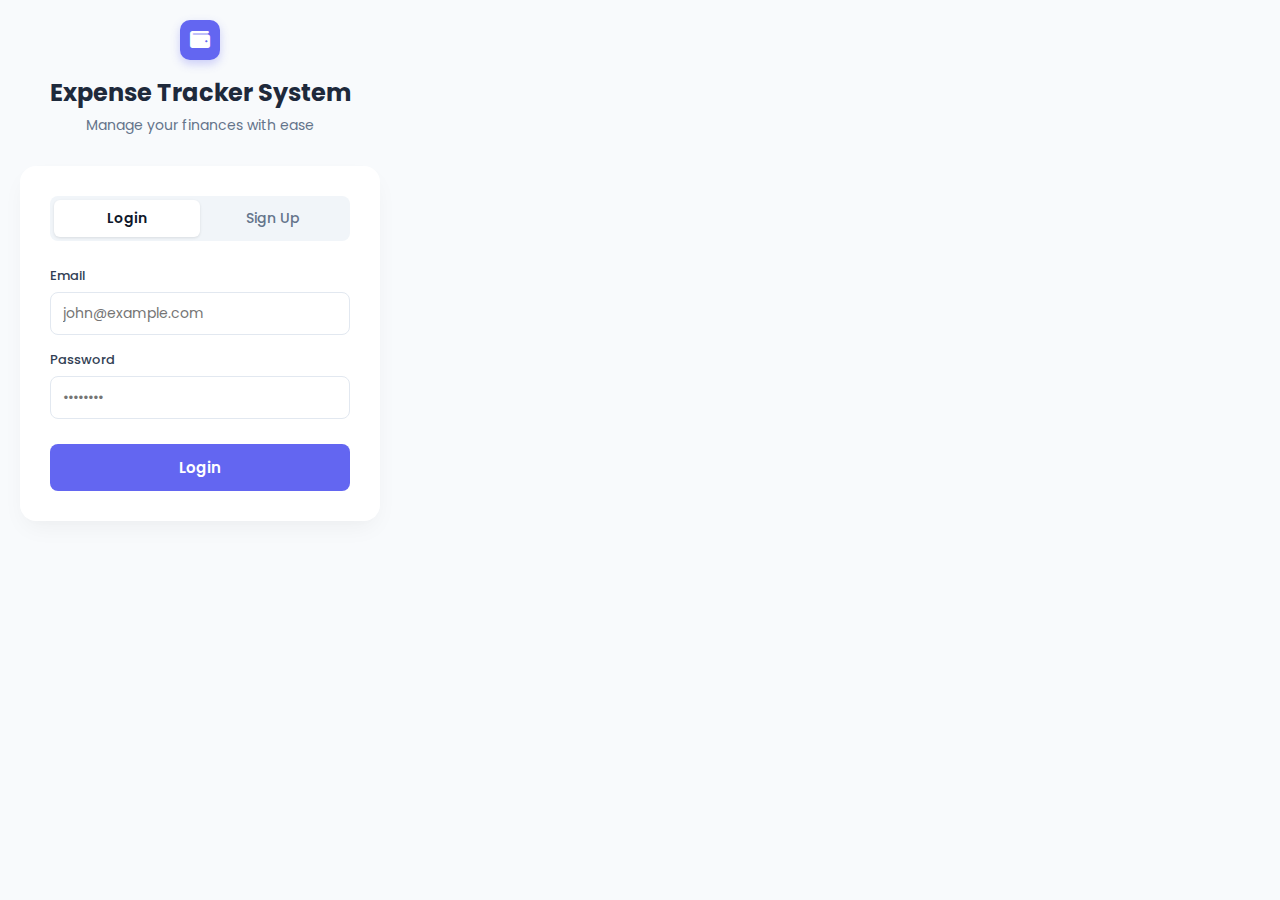
<file: index.html>
<!DOCTYPE html>
<html lang="en">
<head>
    <meta charset="UTF-8">
    <meta name="viewport" content="width=device-width, initial-scale=1.0">
    <title>Login - Expense Tracker</title>
    <link rel="stylesheet" href="style.css">
    <link rel="stylesheet" href="https://cdnjs.cloudflare.com/ajax/libs/font-awesome/6.4.0/css/all.min.css">
    <link href="https://fonts.googleapis.com/css2?family=Poppins:wght@400;500;600;700&display=swap" rel="stylesheet">
</head>
<body>

    <div class="login-wrapper">
        <div class="header-section">
            <div class="logo-icon">
                <i class="fa-solid fa-wallet"></i>
            </div>
            <h1>Expense Tracker System</h1>
            <p>Manage your finances with ease</p>
        </div>

        <div class="login-card">
            <div class="toggle-container">
                <button id="login-tab" class="toggle-btn active" onclick="switchTab('login')">Login</button>
                <button id="signup-tab" class="toggle-btn" onclick="switchTab('signup')">Sign Up</button>
            </div>

            <form id="authForm">
                <div class="input-group" id="name-group" style="display: none;">
                    <label>Full Name</label>
                    <input type="text" id="fullname" placeholder="John Doe">
                </div>

                <div class="input-group">
                    <label>Email</label>
                    <input type="email" id="email" placeholder="john@example.com" required>
                </div>

                <div class="input-group">
                    <label>Password</label>
                    <input type="password" id="password" placeholder="••••••••" required>
                </div>

                <button type="submit" class="submit-btn" id="submit-btn">Login</button>
            </form>

            
        </div>
    </div>

    <script src="text.js"></script>
</body>
</html>
</file>
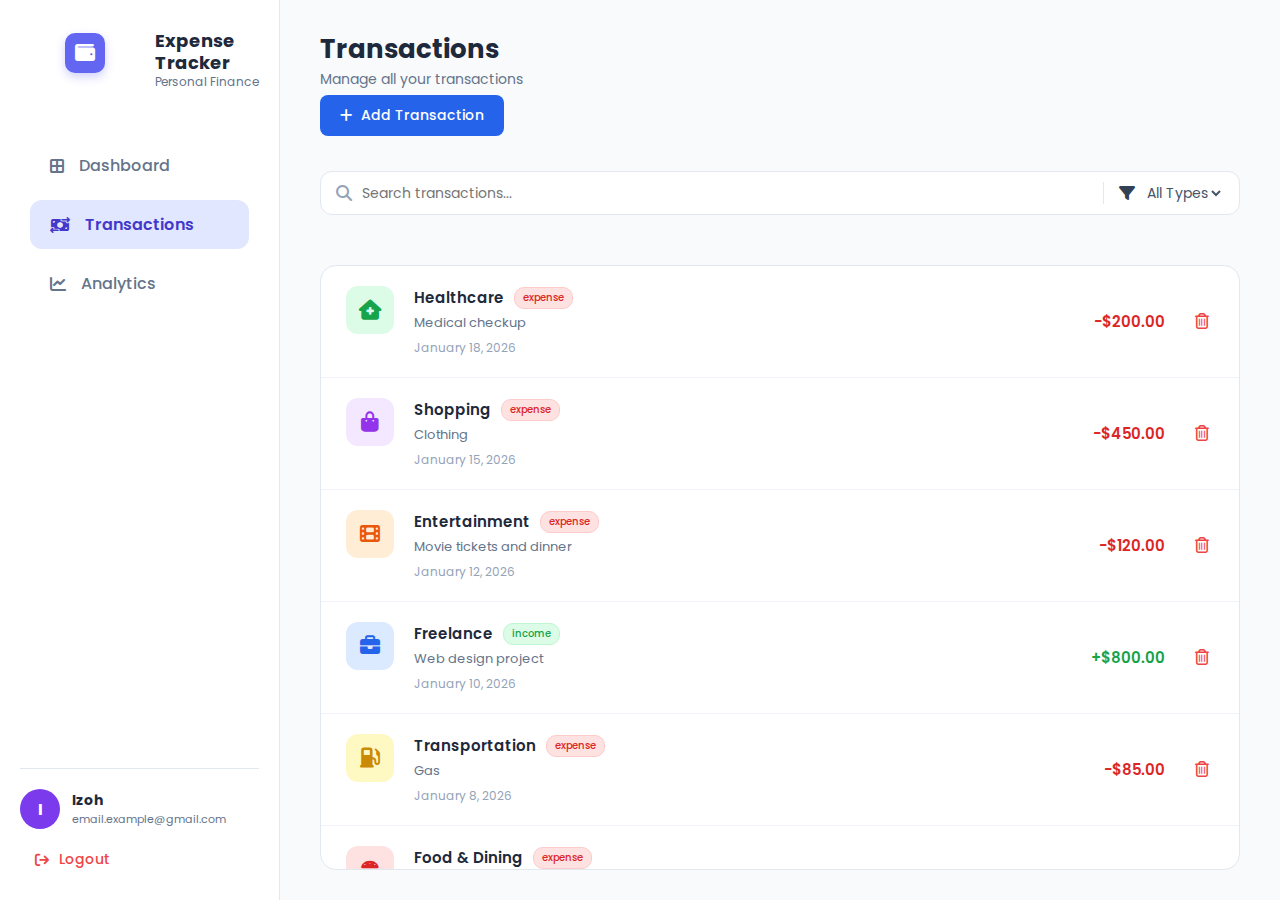
<file: transactions.html>
<!DOCTYPE html>
<html lang="en">
<head>
    <meta charset="UTF-8">
    <meta name="viewport" content="width=device-width, initial-scale=1.0">
    <title>Transactions - Expense Tracker</title>
    <link rel="stylesheet" href="style.css">
    <link rel="stylesheet" href="https://cdnjs.cloudflare.com/ajax/libs/font-awesome/6.4.0/css/all.min.css">
    <link href="https://fonts.googleapis.com/css2?family=Poppins:wght@400;500;600;700&display=swap" rel="stylesheet">
</head>
<body>

    <div class="container">
        
        <nav class="sidebar">
            <div class="logo-section">
                <div class="logo-icon">
                    <i class="fa-solid fa-wallet"></i>
                </div>
                <div class="logo-text">
                    <h2>Expense<br>Tracker</h2>
                    <p>Personal Finance</p>
                </div>
            </div>
            
            <ul class="nav-links">
                <li>
                    <a href="dashboard.html">
                        <i class="fa-solid fa-border-all"></i>
                        <span>Dashboard</span>
                    </a>
                </li>
                <li class="active">
                    <a href="transactions.html">
                        <i class="fa-solid fa-money-bill-transfer"></i>
                        <span>Transactions</span>
                    </a>
                </li>
                <li>
                    <a href="analytics.html">
                        <i class="fa-solid fa-chart-line"></i>
                        <span>Analytics</span>
                    </a>
                </li>
            </ul>

            <div class="sidebar-footer">
                <div class="user-profile">
                    <div class="avatar">I</div>
                    <div class="user-info">
                        <h4>Izoh</h4>
                        <p>email.example@gmail.com</p>
                    </div>
                </div>
                
                <a href="index.html" class="logout-btn">
                    <i class="fa-solid fa-arrow-right-from-bracket"></i> Logout
                </a>
            </div>
        </nav>

        <main class="main-content">
            <div class="page-header">
                <div class="header-title">
                    <h1>Transactions</h1>
                    <p>Manage all your transactions</p>
                </div>
                <button class="add-btn">
                    <i class="fa-solid fa-plus"></i> Add Transaction
                </button>
            </div>

            <div class="filter-bar">
                <div class="search-wrapper">
                    <i class="fa-solid fa-magnifying-glass"></i>
                    <input type="text" placeholder="Search transactions...">
                </div>
                <div class="filter-wrapper">
                    <i class="fa-solid fa-filter"></i>
                    <select>
                        <option>All Types</option>
                        <option>Income</option>
                        <option>Expense</option>
                    </select>
                </div>
            </div>

            <div class="transaction-list-full">
                
                <div class="t-row">
                    <div class="t-left">
                        <div class="t-icon green-bg"><i class="fa-solid fa-house-medical"></i></div>
                        <div class="t-desc">
                            <div class="t-title">
                                <h4>Healthcare</h4>
                                <span class="tag expense">expense</span>
                            </div>
                            <p class="t-subtitle">Medical checkup</p>
                            <p class="t-date">January 18, 2026</p>
                        </div>
                    </div>
                    <div class="t-right">
                        <span class="amount red-text">-$200.00</span>
                        <button class="delete-btn"><i class="fa-regular fa-trash-can"></i></button>
                    </div>
                </div>

                <div class="t-row">
                    <div class="t-left">
                        <div class="t-icon purple-bg"><i class="fa-solid fa-bag-shopping"></i></div>
                        <div class="t-desc">
                            <div class="t-title">
                                <h4>Shopping</h4>
                                <span class="tag expense">expense</span>
                            </div>
                            <p class="t-subtitle">Clothing</p>
                            <p class="t-date">January 15, 2026</p>
                        </div>
                    </div>
                    <div class="t-right">
                        <span class="amount red-text">-$450.00</span>
                        <button class="delete-btn"><i class="fa-regular fa-trash-can"></i></button>
                    </div>
                </div>

                <div class="t-row">
                    <div class="t-left">
                        <div class="t-icon orange-bg"><i class="fa-solid fa-film"></i></div>
                        <div class="t-desc">
                            <div class="t-title">
                                <h4>Entertainment</h4>
                                <span class="tag expense">expense</span>
                            </div>
                            <p class="t-subtitle">Movie tickets and dinner</p>
                            <p class="t-date">January 12, 2026</p>
                        </div>
                    </div>
                    <div class="t-right">
                        <span class="amount red-text">-$120.00</span>
                        <button class="delete-btn"><i class="fa-regular fa-trash-can"></i></button>
                    </div>
                </div>

                <div class="t-row">
                    <div class="t-left">
                        <div class="t-icon blue-bg"><i class="fa-solid fa-briefcase"></i></div>
                        <div class="t-desc">
                            <div class="t-title">
                                <h4>Freelance</h4>
                                <span class="tag income">income</span>
                            </div>
                            <p class="t-subtitle">Web design project</p>
                            <p class="t-date">January 10, 2026</p>
                        </div>
                    </div>
                    <div class="t-right">
                        <span class="amount green-text">+$800.00</span>
                        <button class="delete-btn"><i class="fa-regular fa-trash-can"></i></button>
                    </div>
                </div>

                <div class="t-row">
                    <div class="t-left">
                        <div class="t-icon yellow-bg"><i class="fa-solid fa-gas-pump"></i></div>
                        <div class="t-desc">
                            <div class="t-title">
                                <h4>Transportation</h4>
                                <span class="tag expense">expense</span>
                            </div>
                            <p class="t-subtitle">Gas</p>
                            <p class="t-date">January 8, 2026</p>
                        </div>
                    </div>
                    <div class="t-right">
                        <span class="amount red-text">-$85.00</span>
                        <button class="delete-btn"><i class="fa-regular fa-trash-can"></i></button>
                    </div>
                </div>

                 <div class="t-row">
                    <div class="t-left">
                        <div class="t-icon red-bg"><i class="fa-solid fa-burger"></i></div>
                        <div class="t-desc">
                            <div class="t-title">
                                <h4>Food & Dining</h4>
                                <span class="tag expense">expense</span>
                            </div>
                            <p class="t-subtitle">Groceries</p>
                            <p class="t-date">January 5, 2026</p>
                        </div>
                    </div>
                    <div class="t-right">
                        <span class="amount red-text">-$350.00</span>
                        <button class="delete-btn"><i class="fa-regular fa-trash-can"></i></button>
                    </div>
                </div>

            </div>
        </main>
    </div>

</body>
</html>
</file>
<file: style.css>
/* General Reset */
* {
    margin: 0;
    padding: 0;
    box-sizing: border-box;
    font-family: 'Poppins', sans-serif;
}

/* Background Gradient */
body {
    display: flex;
    justify-content: center;
    align-items: center;
    min-height: 100vh;
    background: linear-gradient(135deg, #7F00FF, #00D4FF); /* Purple to Cyan gradient */
}

/* Main Login Card */
.login-container {
    background: #ffffff;
    width: 100%;
    max-width: 400px;
    padding: 40px 30px;
    border-radius: 16px;
    box-shadow: 0 10px 25px rgba(0, 0, 0, 0.1);
    text-align: center;
}

/* Logo Styling */
.logo-section {
    margin-bottom: 30px;
}

.logo-icon {
    width: 60px;
    height: 60px;
    background: linear-gradient(135deg, #6a11cb, #2575fc);
    color: white;
    font-size: 28px;
    border-radius: 15px;
    display: flex;
    justify-content: center;
    align-items: center;
    margin: 0 auto 15px auto;
    box-shadow: 0 4px 10px rgba(106, 17, 203, 0.3);
}

.logo-section h1 {
    font-size: 22px;
    color: #5a32a3; /* Dark Purple Text */
    font-weight: 700;
    line-height: 1.3;
}

.subtitle {
    font-size: 13px;
    color: #666;
    margin-top: 5px;
    font-weight: 500;
}

.subtitle i {
    color: #5a32a3;
    margin-left: 4px;
}

/* Form Styling */
.input-group {
    text-align: left;
    margin-bottom: 20px;
}

.input-group label {
    display: block;
    font-size: 14px;
    font-weight: 600;
    color: #333;
    margin-bottom: 8px;
}

.input-wrapper {
    position: relative;
}

.input-wrapper input {
    width: 100%;
    padding: 12px 15px 12px 40px; /* Left padding for icon space */
    border: 1px solid #e0e0e0;
    border-radius: 8px;
    font-size: 14px;
    color: #333;
    transition: border-color 0.3s;
}

.input-wrapper input:focus {
    border-color: #8e2de2;
    outline: none;
}

.input-icon {
    position: absolute;
    left: 14px;
    top: 50%;
    transform: translateY(-50%);
    color: #a0a0a0; /* Purple tint for icon */
    font-size: 16px;
}

/* Button Styling */
.login-btn {
    width: 100%;
    padding: 12px;
    background: linear-gradient(90deg, #8e2de2, #4a00e0);
    border: none;
    border-radius: 8px;
    color: white;
    font-size: 16px;
    font-weight: 600;
    cursor: pointer;
    transition: transform 0.2s, box-shadow 0.2s;
    display: flex;
    justify-content: center;
    align-items: center;
    gap: 8px;
}

.login-btn:hover {
    transform: translateY(-2px);
    box-shadow: 0 5px 15px rgba(74, 0, 224, 0.3);
}

/* Create Account Link */
.create-account {
    margin-top: 15px;
}

.create-account a {
    text-decoration: none;
    color: #8e2de2;
    font-weight: 600;
    font-size: 14px;
    display: inline-flex;
    align-items: center;
    gap: 5px;
}

.create-account a:hover {
    text-decoration: underline;
}

/* Footer / Demo Credentials */
.footer-section {
    margin-top: 30px;
    border-top: 1px solid #eee;
    padding-top: 20px;
}

.demo-label {
    font-size: 12px;
    color: #777;
    margin-bottom: 8px;
    display: flex;
    justify-content: center;
    align-items: center;
    gap: 5px;
}

.demo-label i {
    color: #f1c40f; /* Gold color for key */
}

.demo-box {
    background-color: #f9f3ff; /* Very light purple bg */
    padding: 10px;
    border-radius: 8px;
    font-size: 12px;
    color: #555;
    display: inline-block;
    width: 100%;
}

.demo-box p {
    margin: 4px 0;
}

.demo-box strong {
    color: #5a32a3;
}




/* General Reset */
* {
    margin: 0;
    padding: 0;
    box-sizing: border-box;
    font-family: 'Poppins', sans-serif;
}

body {
    background-color: #f5f7fa; /* Light grey background */
    padding: 20px;
    color: #333;
}

.main-content {
    max-width: 1200px;
    margin: 0 auto;
}

header h2 {
    margin-bottom: 25px;
    font-weight: 500;
    color: #444;
}

/* Cards General Style */
.card {
    background: white;
    border-radius: 15px;
    padding: 25px;
    box-shadow: 0 5px 15px rgba(0,0,0,0.05);
    transition: transform 0.3s;
}

.card:hover {
    transform: translateY(-5px);
}

/* Top Stats Grid */
.stats-grid {
    display: grid;
    grid-template-columns: repeat(auto-fit, minmax(200px, 1fr));
    gap: 20px;
    margin-bottom: 30px;
}

.stat-card {
    display: flex;
    align-items: center;
    gap: 20px;
}

.icon-box {
    width: 50px;
    height: 50px;
    border-radius: 12px;
    display: flex;
    justify-content: center;
    align-items: center;
    font-size: 20px;
}

/* Icon Box Colors */
.icon-box.green { background: #e0fdf0; color: #00c272; }
.icon-box.red { background: #ffebeb; color: #ff4d4d; }
.icon-box.blue { background: #e6f2ff; color: #007bff; }
.icon-box.purple { background: #f3e5f5; color: #9c27b0; }

.stat-info p {
    font-size: 14px;
    color: #777;
    margin-bottom: 5px;
}

.stat-info h3 {
    font-size: 22px;
    font-weight: 700;
    margin-bottom: 5px;
}

.trend {
    font-size: 12px;
}

.trend.up { color: #00c272; }
.trend.down { color: #ff4d4d; }
.trend.neutral { color: #777; }

/* Content Grid (Chart & Transactions) */
.content-grid {
    display: grid;
    grid-template-columns: 1.5fr 1fr; /* Chart takes more space */
    gap: 20px;
}

.chart-container h3, .transactions-container h3 {
    margin-bottom: 20px;
    font-weight: 600;
    font-size: 18px;
}

.chart-wrapper {
    position: relative;
    height: 300px;
    width: 100%;
    display: flex;
    justify-content: center;
}

/* Transactions List */
.transaction-list {
    display: flex;
    flex-direction: column;
    gap: 20px;
}

.transaction-item {
    display: flex;
    align-items: center;
    gap: 15px;
}

.t-icon {
    width: 45px;
    height: 45px;
    border-radius: 10px;
    display: flex;
    justify-content: center;
    align-items: center;
    font-size: 18px;
}

/* Transaction Icon Colors */
.green-bg { background: #e0fdf0; color: #00c272; }
.purple-bg { background: #f3e5f5; color: #9c27b0; }
.orange-bg { background: #fff3e0; color: #ff9800; }
.blue-bg { background: #e6f2ff; color: #007bff; }
.yellow-bg { background: #fff9c4; color: #fbc02d; }

.t-details h4 {
    font-size: 15px;
    font-weight: 600;
    color: #333;
}

.t-details p {
    font-size: 13px;
    color: #888;
}

/* Responsive Design */
@media (max-width: 768px) {
    .content-grid {
        grid-template-columns: 1fr;
    }
}



header {
  background: rgba(20, 20, 25, 0.8);
  padding: 15px 40px;
  display: flex;
  justify-content: space-between;
  align-items: center;
  -webkit-backdrop-filter: blur(10px);
  backdrop-filter: blur(10px);
  position: sticky;
  top: 0;
  z-index: 10;
  border-bottom: 1px solid #222;
}

header .logo {
  font-size: 1.8em;
  font-weight: 600;
  color: #00bfff;
}

header .logo span {
  color: #ff007f;
}

nav a {
  margin: 0 10px;
  text-decoration: none;
  color: #ccc;
  transition: all 0.3s ease;
  font-weight: 500;
}

nav a:hover, nav a.active {
  color: #00bfff;
  text-shadow: 0 0 10px #00bfff;
}



/* GLOBAL RESET */
* {
    margin: 0;
    padding: 0;
    box-sizing: border-box;
    font-family: 'Poppins', sans-serif;
}

body {
    background-color: #E2E8F0; /* Light Gray Background for the whole page */
    color: #334155;
    height: 100vh;
    overflow: hidden; /* Prevent scrolling of the whole page */
}

.container {
    display: flex;
    height: 100vh;
}

/* --- SIDEBAR STYLING --- */
.sidebar {
    width: 280px;
    background-color: #F8FAFC; /* Clean whitish-gray sidebar */
    border-right: 1px solid #E2E8F0;
    display: flex;
    flex-direction: column;
    padding: 30px 20px;
    height: 100%;
}

/* Logo Area */
.logo-section {
    display: flex;
    align-items: center;
    gap: 15px;
    margin-bottom: 50px;
    padding-left: 10px;
}

.logo-icon {
    width: 40px;
    height: 40px;
    background: #6366f1; /* Purple/Blue primary color */
    color: white;
    border-radius: 10px;
    display: flex;
    justify-content: center;
    align-items: center;
    font-size: 20px;
}

.logo-text h2 {
    font-size: 18px;
    line-height: 1.2;
    color: #1e293b;
}

.logo-text p {
    font-size: 12px;
    color: #64748b;
}

/* Navigation Links */
.nav-links {
    list-style: none;
    flex-grow: 1; /* Pushes footer down */
}

.nav-links li {
    margin-bottom: 10px;
}

.nav-links a {
    display: flex;
    align-items: center;
    gap: 15px;
    padding: 12px 20px;
    text-decoration: none;
    color: #64748b; /* Gray text for inactive */
    font-weight: 500;
    border-radius: 12px;
    transition: all 0.3s;
}

/* HOVER STATE */
.nav-links a:hover {
    background-color: #eef2ff;
    color: #6366f1;
}

/* ACTIVE STATE (The Blue Box) */
.nav-links li.active a {
    background-color: #e0e7ff; /* Light Blue Bg */
    color: #4338ca; /* Dark Blue Text */
    font-weight: 600;
}

/* Sidebar Footer (Profile) */
.sidebar-footer {
    border-top: 1px solid #e2e8f0;
    padding-top: 20px;
}

.user-profile {
    display: flex;
    align-items: center;
    gap: 12px;
    margin-bottom: 20px;
}

.avatar {
    width: 40px;
    height: 40px;
    background: #7c3aed; /* Purple Avatar */
    color: white;
    border-radius: 50%;
    display: flex;
    justify-content: center;
    align-items: center;
    font-weight: bold;
}

.user-info h4 {
    font-size: 14px;
    color: #1e293b;
}

.user-info p {
    font-size: 11px;
    color: #64748b;
}

.logout-btn {
    text-decoration: none;
    color: #ef4444; /* Red color for logout */
    font-size: 14px;
    font-weight: 500;
    display: flex;
    align-items: center;
    gap: 10px;
    padding-left: 5px;
}

/* --- MAIN CONTENT --- */
.main-content {
    flex: 1;
    padding: 30px 40px;
    overflow-y: auto; /* Allow scrolling inside main content */
}

/* Stats Cards */
.stats-grid {
    display: grid;
    grid-template-columns: repeat(4, 1fr);
    gap: 20px;
    margin-bottom: 30px;
}

.card {
    background: white;
    padding: 20px;
    border-radius: 16px;
    box-shadow: 0 4px 6px -1px rgba(0, 0, 0, 0.05);
}

.stat-card {
    display: flex; /* Stack icon and text vertically like image */
    flex-direction: column; 
    gap: 15px;
}

.icon-box {
    width: 45px;
    height: 45px;
    border-radius: 10px;
    display: flex;
    justify-content: center;
    align-items: center;
    font-size: 18px;
}

/* Colors matching the image */
.green { background: #dcfce7; color: #16a34a; }
.red { background: #fee2e2; color: #dc2626; }
.blue { background: #dbeafe; color: #2563eb; }
.purple { background: #f3e8ff; color: #9333ea; }

.stat-details h3 {
    font-size: 24px;
    color: #1e293b;
    margin: 5px 0;
}

.stat-details p {
    font-size: 13px;
    color: #64748b;
}

.stat-details span {
    font-size: 12px;
}
.green-text { color: #16a34a; }
.red-text { color: #dc2626; }
.purple-text { color: #9333ea; }

/* Content Grid */
.content-grid {
    display: grid;
    grid-template-columns: 1.5fr 1fr;
    gap: 20px;
}

.chart-section h3, .transactions-section h3 {
    margin-bottom: 20px;
    font-size: 16px;
    color: #334155;
}

.chart-wrapper {
    height: 300px;
    display: flex;
    justify-content: center;
}

/* Transaction List */
.transaction-list {
    display: flex;
    flex-direction: column;
    gap: 15px;
}

.t-item {
    display: flex;
    align-items: center;
    justify-content: space-between;
}

.t-item .t-icon {
    width: 40px;
    height: 40px;
    border-radius: 10px;
    display: flex;
    justify-content: center;
    align-items: center;
    margin-right: 15px;
}

.t-item .t-info {
    flex-grow: 1;
}

.t-info h4 {
    font-size: 14px;
    color: #1e293b;
}

.t-info p {
    font-size: 12px;
    color: #94a3b8;
}

.t-amount {
    font-weight: 600;
    font-size: 14px;
}

.green-bg { background: #dcfce7; color: #16a34a; }
.purple-bg { background: #f3e8ff; color: #9333ea; }
.orange-bg { background: #ffedd5; color: #ea580c; }

/* General Reset */
* {
    margin: 0;
    padding: 0;
    box-sizing: border-box;
    font-family: 'Poppins', sans-serif;
}

body {
    background-color: #f8fafc; /* Very light gray bg */
    display: flex;
    justify-content: center;
    align-items: center;
    min-height: 100vh;
}

.login-wrapper {
    width: 100%;
    max-width: 400px;
    text-align: center;
    padding: 20px;
}

/* Header Section */
.header-section {
    margin-bottom: 30px;
}

.logo-icon {
    width: 50px;
    height: 50px;
    background: linear-gradient(135deg, #6366f1, #8b5cf6); /* Purple Gradient */
    color: white;
    border-radius: 12px;
    display: flex;
    justify-content: center;
    align-items: center;
    font-size: 24px;
    margin: 0 auto 15px auto;
    box-shadow: 0 4px 10px rgba(99, 102, 241, 0.3);
}

.header-section h1 {
    font-size: 24px;
    color: #1e293b;
    margin-bottom: 5px;
}

.header-section p {
    color: #64748b;
    font-size: 14px;
}

/* Card Styling */
.login-card {
    background: white;
    padding: 30px;
    border-radius: 16px;
    box-shadow: 0 10px 25px -5px rgba(0, 0, 0, 0.05), 0 8px 10px -6px rgba(0, 0, 0, 0.01);
}

/* Toggle Switch */
.toggle-container {
    background: #f1f5f9;
    padding: 4px;
    border-radius: 8px;
    display: flex;
    margin-bottom: 25px;
}

.toggle-btn {
    flex: 1;
    border: none;
    background: transparent;
    padding: 8px;
    border-radius: 6px;
    font-size: 14px;
    font-weight: 500;
    color: #64748b;
    cursor: pointer;
    transition: all 0.3s;
}

.toggle-btn.active {
    background: white;
    color: #0f172a;
    font-weight: 600;
    box-shadow: 0 1px 3px rgba(0,0,0,0.1);
}

/* Form Inputs */
.input-group {
    text-align: left;
    margin-bottom: 15px;
}

.input-group label {
    display: block;
    font-size: 13px;
    font-weight: 500;
    color: #334155;
    margin-bottom: 6px;
}

.input-group input {
    width: 100%;
    padding: 10px 12px;
    border: 1px solid #e2e8f0;
    border-radius: 8px;
    font-size: 14px;
    color: #1e293b;
    outline: none;
    transition: border-color 0.2s;
}

.input-group input:focus {
    border-color: #6366f1;
    box-shadow: 0 0 0 3px rgba(99, 102, 241, 0.1);
}

/* Submit Button */
.submit-btn {
    width: 100%;
    padding: 12px;
    background: #6366f1;
    color: white;
    border: none;
    border-radius: 8px;
    font-size: 15px;
    font-weight: 600;
    cursor: pointer;
    transition: background 0.2s;
    margin-top: 10px;
}

.submit-btn:hover {
    background: #4f46e5;
}

/* Info Box */
.info-box {
    margin-top: 25px;
    background: #eff6ff; /* Light blue bg */
    padding: 12px;
    border-radius: 8px;
    font-size: 12px;
    color: #1e40af;
    line-height: 1.5;
    text-align: left;
}

.info-box strong {
    font-weight: 600;
}


/* --- INCLUDE GLOBAL STYLES & SIDEBAR --- */
/* (For simplicity, I am repeating the core styles so this file works standalone. 
   In a real project, you would have one main.css file) */

* {
    margin: 0;
    padding: 0;
    box-sizing: border-box;
    font-family: 'Poppins', sans-serif;
}

body {
    background-color: #f8fafc;
    color: #334155;
    height: 100vh;
    overflow: hidden;
}

.container {
    display: flex;
    height: 100vh;
}

/* --- SIDEBAR STYLES (Copied for consistency) --- */
.sidebar {
    width: 280px;
    background-color: white;
    border-right: 1px solid #e2e8f0;
    display: flex;
    flex-direction: column;
    padding: 30px 20px;
    height: 100%;
}

.logo-section {
    display: flex;
    align-items: center;
    gap: 15px;
    margin-bottom: 50px;
    padding-left: 10px;
}

.logo-icon {
    width: 40px;
    height: 40px;
    background: #6366f1;
    color: white;
    border-radius: 10px;
    display: flex;
    justify-content: center;
    align-items: center;
    font-size: 20px;
}

.logo-text h2 { font-size: 18px; color: #1e293b; line-height: 1.2; }
.logo-text p { font-size: 12px; color: #64748b; }

.nav-links { list-style: none; flex-grow: 1; }
.nav-links li { margin-bottom: 10px; }
.nav-links a {
    display: flex; align-items: center; gap: 15px;
    padding: 12px 20px; text-decoration: none;
    color: #64748b; font-weight: 500; border-radius: 12px;
    transition: all 0.3s;
}
.nav-links a:hover { background-color: #eef2ff; color: #6366f1; }
.nav-links li.active a { background-color: #e0e7ff; color: #4338ca; font-weight: 600; }

.sidebar-footer { border-top: 1px solid #e2e8f0; padding-top: 20px; }
.user-profile { display: flex; align-items: center; gap: 12px; margin-bottom: 20px; }
.avatar { width: 40px; height: 40px; background: #7c3aed; color: white; border-radius: 50%; display: flex; justify-content: center; align-items: center; font-weight: bold; }
.user-info h4 { font-size: 14px; color: #1e293b; }
.user-info p { font-size: 11px; color: #64748b; }
.logout-btn { text-decoration: none; color: #ef4444; font-size: 14px; font-weight: 500; display: flex; align-items: center; gap: 10px; padding-left: 5px; }


/* --- TRANSACTIONS PAGE SPECIFIC STYLES --- */

.main-content {
    flex: 1;
    padding: 30px 40px;
    overflow-y: auto;
}

/* Header Section */
.page-header {
    display: flex;
    justify-content: space-between;
    align-items: flex-start;
    margin-bottom: 30px;
}

.header-title h1 { font-size: 24px; color: #1e293b; }
.header-title p { color: #64748b; font-size: 14px; margin-top: 5px; }

.add-btn {
    background-color: #2563eb; /* Blue button */
    color: white;
    border: none;
    padding: 10px 20px;
    border-radius: 8px;
    font-weight: 500;
    cursor: pointer;
    display: flex;
    align-items: center;
    gap: 8px;
    font-size: 14px;
    transition: background 0.2s;
}

.add-btn:hover { background-color: #1d4ed8; }

/* Filter Bar */
.filter-bar {
    background: white;
    padding: 10px 15px;
    border-radius: 12px;
    display: flex;
    justify-content: space-between;
    align-items: center;
    margin-bottom: 25px;
    border: 1px solid #e2e8f0;
}

.search-wrapper {
    display: flex;
    align-items: center;
    gap: 10px;
    flex-grow: 1;
}

.search-wrapper i { color: #94a3b8; }
.search-wrapper input {
    border: none;
    outline: none;
    font-size: 14px;
    width: 100%;
    color: #334155;
}

.filter-wrapper {
    display: flex;
    align-items: center;
    gap: 8px;
    border-left: 1px solid #e2e8f0;
    padding-left: 15px;
    margin-left: 15px;
}

.filter-wrapper select {
    border: none;
    outline: none;
    font-size: 14px;
    color: #475569;
    cursor: pointer;
    background: transparent;
}

/* Transaction List Rows */
.transaction-list-full {
    background: white;
    border-radius: 16px;
    border: 1px solid #e2e8f0;
    overflow: hidden; /* Ensures rounded corners on children */
}

.t-row {
    display: flex;
    justify-content: space-between;
    align-items: center;
    padding: 20px 25px;
    border-bottom: 1px solid #f1f5f9;
    transition: background 0.2s;
}

.t-row:hover { background-color: #f8fafc; }
.t-row:last-child { border-bottom: none; }

.t-left {
    display: flex;
    gap: 20px;
    align-items: flex-start;
}

.t-icon {
    width: 48px;
    height: 48px;
    border-radius: 12px;
    display: flex;
    justify-content: center;
    align-items: center;
    font-size: 20px;
    flex-shrink: 0;
}

/* Icon Colors */
.green-bg { background: #dcfce7; color: #16a34a; }
.purple-bg { background: #f3e8ff; color: #9333ea; }
.orange-bg { background: #ffedd5; color: #ea580c; }
.blue-bg { background: #dbeafe; color: #2563eb; }
.yellow-bg { background: #fef9c3; color: #ca8a04; }
.red-bg { background: #fee2e2; color: #dc2626; }

.t-desc { display: flex; flex-direction: column; gap: 4px; }

.t-title {
    display: flex;
    align-items: center;
    gap: 10px;
}

.t-title h4 { font-size: 15px; color: #1e293b; font-weight: 600; }

/* Tags (Expense/Income) */
.tag {
    font-size: 10px;
    padding: 2px 8px;
    border-radius: 10px;
    text-transform: lowercase;
    font-weight: 500;
}

.tag.expense { background-color: #fee2e2; color: #dc2626; border: 1px solid #fecaca; }
.tag.income { background-color: #dcfce7; color: #16a34a; border: 1px solid #bbf7d0; }

.t-subtitle { font-size: 13px; color: #64748b; }
.t-date { font-size: 12px; color: #94a3b8; margin-top: 2px; }

.t-right {
    display: flex;
    align-items: center;
    gap: 25px;
}

.amount { font-weight: 600; font-size: 15px; }
.green-text { color: #16a34a; }
.red-text { color: #dc2626; }

.delete-btn {
    background: none;
    border: none;
    color: #ef4444;
    cursor: pointer;
    font-size: 16px;
    padding: 5px;
    border-radius: 4px;
    transition: background 0.2s;
}

.delete-btn:hover { background-color: #fee2e2; }



/* --- GLOBAL FULL SCREEN RESET --- */
body {
    margin: 0;          /* Remove default browser margins */
    padding: 0;         /* Remove default padding */
    width: 100vw;       /* Force width to 100% of the viewport */
    height: 100vh;      /* Force height to 100% of the viewport */
    overflow: hidden;   /* Stop the whole page from scrolling (only content scrolls) */
    background-color: #f1f5f9; /* Clean light gray background (No Blue Gradient) */
    
    /* VITAL: This overrides the Login page centering logic */
    display: block !important; 
}

/* --- MAIN CONTAINER --- */
.container {
    display: flex;      /* Keep Sidebar and Content side-by-side */
    width: 100%;        /* Fill the body width */
    height: 100%;       /* Fill the body height */
    max-width: none;    /* Remove any width restrictions */
    border-radius: 0;   /* Remove rounded corners from the outer wrapper */
    margin: 0;          /* Remove auto margins */
    box-shadow: none;   /* Remove any shadows on the outer wrapper */
}

/* --- SIDEBAR FIXES --- */
.sidebar {
    width: 280px;       /* Fixed width */
    height: 100%;       /* Full height */
    position: relative; /* Stays in the flow */
    border-radius: 0;   /* Sidebar should be a rectangle, no curves on left edge */
}

/* --- MAIN CONTENT FIXES --- */
.main-content {
    flex: 1;            /* Take up ALL remaining space */
    height: 100%;       /* Full height */
    overflow-y: auto;   /* Scroll INSIDE this area if content is long */
    padding: 30px;
}




/* 1. Force the Container to pack items to the left */
.container {
    display: flex;
    flex-direction: row;
    justify-content: flex-start; /* KEY FIX: Removes the gap between sidebar and content */
    align-items: stretch;        /* Ensures full height */
    width: 100%;
    height: 100vh;
    overflow: hidden;
}

/* 2. Ensure Sidebar is fixed width and stays left */
.sidebar {
    width: 280px;        /* Fixed width */
    flex-shrink: 0;      /* Prevent shrinking */
    background: white;   /* Ensure it has a background color */
}

/* 3. Make Main Content fill ALL the remaining empty space */
.main-content {
    flex-grow: 1;        /* KEY FIX: Forces this box to expand and fill the blue gap */
    width: auto;         /* Reset any fixed widths */
    margin: 0;           /* Remove margins */
    padding: 30px;       /* Keep inner spacing */
    overflow-y: auto;    /* Allow scrolling inside this area */
}






/* --- GLOBAL FULL SCREEN RESET & TYPOGRAPHY --- */
* {
    margin: 0;
    padding: 0;
    box-sizing: border-box;
    font-family: 'Poppins', sans-serif;
}

body {
    width: 100vw;
    height: 100vh;
    overflow: hidden;
    background-color: #f8fafc; /* Light gray background */
    color: #334155;
    display: block !important;
}

/* --- MAIN LAYOUT --- */
.container {
    display: flex;
    flex-direction: row;
    justify-content: flex-start;
    align-items: stretch;
    width: 100%;
    height: 100%;
}

/* --- SIDEBAR (Uniform across pages) --- */
.sidebar {
    width: 280px;
    flex-shrink: 0;
    background-color: white;
    border-right: 1px solid #e2e8f0;
    display: flex;
    flex-direction: column;
    padding: 30px 20px;
    height: 100%;
}

.logo-section { display: flex; align-items: center; gap: 15px; margin-bottom: 50px; padding-left: 10px; }
.logo-icon { width: 40px; height: 40px; background: #6366f1; color: white; border-radius: 10px; display: flex; justify-content: center; align-items: center; font-size: 20px; }
.logo-text h2 { font-size: 18px; color: #1e293b; line-height: 1.2; }
.logo-text p { font-size: 12px; color: #64748b; }

.nav-links { list-style: none; flex-grow: 1; }
.nav-links li { margin-bottom: 10px; }
.nav-links a { display: flex; align-items: center; gap: 15px; padding: 12px 20px; text-decoration: none; color: #64748b; font-weight: 500; border-radius: 12px; transition: all 0.3s; }
.nav-links a:hover { background-color: #eef2ff; color: #6366f1; }
.nav-links li.active a { background-color: #e0e7ff; color: #4338ca; font-weight: 600; }

.sidebar-footer { border-top: 1px solid #e2e8f0; padding-top: 20px; }
.user-profile { display: flex; align-items: center; gap: 12px; margin-bottom: 20px; }
.avatar { width: 40px; height: 40px; background: #7c3aed; color: white; border-radius: 50%; display: flex; justify-content: center; align-items: center; font-weight: bold; }
.user-info h4 { font-size: 14px; color: #1e293b; }
.user-info p { font-size: 11px; color: #64748b; }
.logout-btn { text-decoration: none; color: #ef4444; font-size: 14px; font-weight: 500; display: flex; align-items: center; gap: 10px; padding-left: 5px; }


/* --- ANALYTICS SPECIFIC CONTENT --- */
.main-content {
    flex-grow: 1;
    display: flex;
    flex-direction: column;
    gap: 25px;
    padding: 30px 40px;
    overflow-y: auto; /* Allows scrolling if charts take up too much space */
}

/* Header */
.page-header h1 { font-size: 26px; font-weight: 700; color: #1e293b; margin-bottom: 5px; }
.page-header p { font-size: 14px; color: #64748b; }

/* Chart Cards Container */
.chart-card {
    background: white;
    padding: 25px;
    border-radius: 16px;
    box-shadow: 0 4px 6px -1px rgba(0, 0, 0, 0.05);
    border: 1px solid #e2e8f0;
}

.chart-card h3 {
    font-size: 16px;
    color: #334155;
    margin-bottom: 20px;
    font-weight: 600;
}

/* Chart Canvas Sizing */
.canvas-container {
    position: relative;
    width: 100%;
}

.line-chart-container, .bar-chart-container {
    height: 300px; /* Forces Line and Bar charts to a nice height */
}

.pie-chart-container {
    height: 280px; /* Forces Pie charts to remain circular and well-sized */
    display: flex;
    justify-content: center;
}

/* Grid for Bottom Pies */
.pie-charts-grid {
    display: grid;
    grid-template-columns: 1fr 1fr; /* 2 equal columns */
    gap: 25px;
}





/* 1. Force the background to light gray and override any gradients */
body {
    background: #f8fafc !important; /* The !important forces it to ignore the blue gradient */
    color: #334155;
    overflow: hidden;
    width: 100vw;
    height: 100vh;
}

.main-content {
    flex-grow: 1;
    display: flex;
    flex-direction: column;
    gap: 25px;
    padding: 30px 40px;
    background-color: #f8fafc; /* Double-checking the background is gray here too */
    overflow-y: auto; 
}

/* 2. Fix the Header so the title and subtitle stack on top of each other */
.page-header {
    display: flex;
    flex-direction: column;
    align-items: flex-start; /* Forces text to the left */
    justify-content: flex-start;
    gap: 5px; /* Space between title and subtitle */
    width: 100%;
    margin-bottom: 10px;
}

.page-header h1 { 
    font-size: 26px; 
    font-weight: 700; 
    color: #1e293b; 
    margin: 0; /* Remove default margins */
}

.page-header p { 
    font-size: 14px; 
    color: #64748b; 
    margin: 0;
}



/* 1. Ensure the body takes up the exact size of the window */
body, html {
    margin: 0;
    padding: 0;
    width: 100vw;
    height: 100vh;
    background: #f8fafc !important; 
    color: #334155;
    overflow: hidden; /* Prevents double scrollbars */
}

/* 2. Make the container stretch across the whole body */
.container {
    display: flex;
    flex-direction: row;
    width: 100%;
    height: 100%;
}

/* 3. The Magic Fix: Force main-content to take ALL remaining space */
.main-content {
    flex: 1; /* This tells it to fill all space left by the sidebar */
    min-width: 0; /* Prevents flexbox bugs from squishing content */
    display: flex;
    flex-direction: column;
    gap: 25px;
    padding: 30px 40px;
    background-color: #f8fafc;
    overflow-y: auto; /* Pushes the scrollbar to the far right edge */
}

/* 4. Ensure your chart cards stretch fully inside the main content */
.chart-card {
    width: 100%;
    background: white;
    padding: 25px;
    border-radius: 16px;
    box-shadow: 0 4px 6px -1px rgba(0, 0, 0, 0.05);
    border: 1px solid #e2e8f0;
}





/* -------------------------------------
   Specific Fix for Login Page Centering
---------------------------------------- */
body.login-page-body {
    display: flex;
    flex-direction: column;
    justify-content: center; /* Centers vertically */
    align-items: center;     /* Centers horizontally */
    min-height: 100vh;
    width: 100vw;
    margin: 0;
    padding: 0;
    background-color: #f8fafc; /* Adjust to your preferred background color */
}

/* If your login card is inside a specific container, ensure it doesn't stretch */
.login-page-body .container,
.login-page-body .login-container {
    width: auto;
    height: auto;
    display: flex;
    flex-direction: column;
    align-items: center;
}





/* -------------------------------------
   Nuclear Fix for Login Page Centering
---------------------------------------- */
body.login-page-body {
    display: flex !important;
    flex-direction: column !important;
    justify-content: center !important; 
    align-items: center !important;     
    height: 100vh !important;
    width: 100vw !important;
    margin: 0 !important;
    background-color: #f8fafc !important;
}

/* This stops any shared containers from ruining the login layout */
body.login-page-body .container,
body.login-page-body > div {
    display: flex !important;
    flex-direction: column !important;
    justify-content: center !important;
    align-items: center !important;
    width: auto !important;
    height: auto !important;
    margin: auto !important; /* Forces the block to the dead center */
}
</file>
